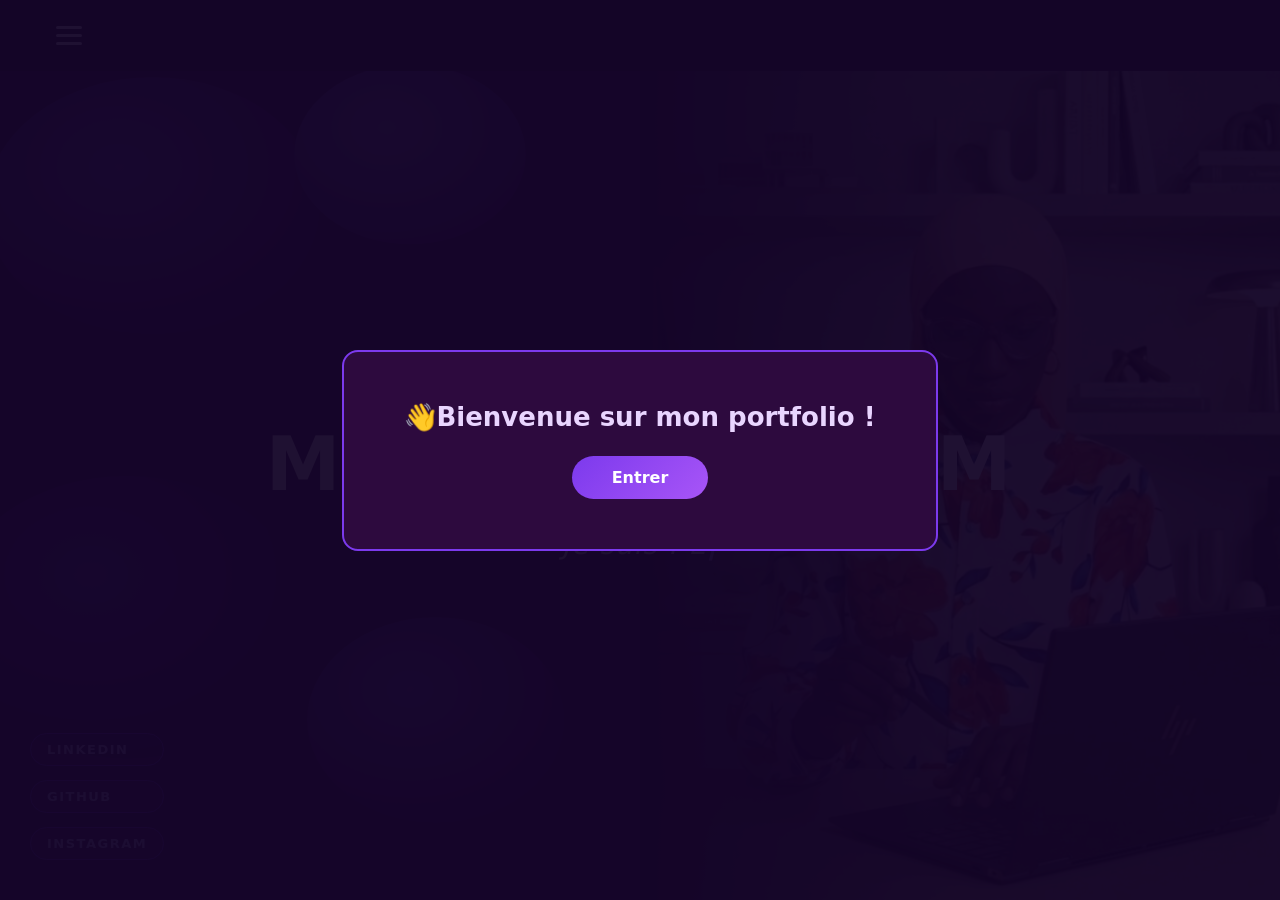
<file: index.html>
<!DOCTYPE html>
<html lang="fr">
<head>
    <meta charset="UTF-8">
    <meta name="viewport" content="width=device-width, initial-scale=1.0">
    <title>Mariama Thiam — Portfolio</title>
    <link rel="stylesheet" href="CSS/style.css">
</head>

<body>
    <!-- Message de bienvenue  -->
    <div id="message_bienvenue" class="overlay-bienvenue">
        <div class="bienvenue-boite">
            <p>👋Bienvenue sur mon portfolio !</p>
            <button onclick="fermerBienvenue()">Entrer</button>
        </div>
    </div>

    <header>
        <!-- MENU AVEC 3 Barre en cas de responsivite-->
        <button class="btn_menu" id="btn_menu">
            <span></span>
            <span></span>
            <span></span>
        </button>

        
        <nav id="menu">
            <ul>
                <li><a href="index.html">Accueil</a></li>
                <li><a href="Apropos.html">À propos</a></li>
                <li><a href="Projets.html">Projets</a></li>
                <li><a href="competences.html">Compétences</a></li>
                <li><a href="contact.html">Contact</a></li>
            </ul>
        </nav>

        
        <div class="socials">
            <a href="https://www.linkedin.com/in/mariama-thiam-1573303a6" target="_blank">LinkedIn</a>
            <a href="https://github.com/mariamat285" target="_blank">GitHub</a>
            <a href="https://www.instagram.com/mariamat285" target="_blank">Instagram</a>
        </div>
    </header>

    <section>
        <div class="blobs-fond">
    <svg viewBox="0 0 500 700" preserveAspectRatio="xMidYMid slice">
        <defs>
            <radialGradient id="blobA" cx="40%" cy="35%" r="65%">
                <stop offset="0%" stop-color="#8b5cf6"/>
                <stop offset="100%" stop-color="#3b0764"/>
            </radialGradient>
            <radialGradient id="blobB" cx="40%" cy="35%" r="65%">
                <stop offset="0%" stop-color="#a78bfa"/>
                <stop offset="100%" stop-color="#4c1d95"/>
            </radialGradient>
            <radialGradient id="blobC" cx="40%" cy="35%" r="65%">
                <stop offset="0%" stop-color="#6d28d9"/>
                <stop offset="100%" stop-color="#2d0a3e"/>
            </radialGradient>
        </defs>

        <ellipse class="blob blob-1" cx="120" cy="160" rx="130" ry="100" fill="url(#blobA)"/>
        <ellipse class="blob blob-2" cx="320" cy="120" rx="90" ry="70" fill="url(#blobB)"/>
        <ellipse class="blob blob-3" cx="100" cy="480" rx="140" ry="110" fill="url(#blobC)"/>
        <ellipse class="blob blob-4" cx="340" cy="560" rx="100" ry="80" fill="url(#blobA)"/>
    </svg>
</div>

        <div class="photo">
            <img src="images/fondEcran.png" alt="Photo de profil">
        </div>

        <div class="hero-texte">
            <h1>MARIAMA THIAM</h1>
            <p>Je suis : <span id="type_de_texte"></span><span class="cursor">|</span></p>
        </div>
    </section>

    <script src="js/script.js"></script>
</body>
</html>
</file>
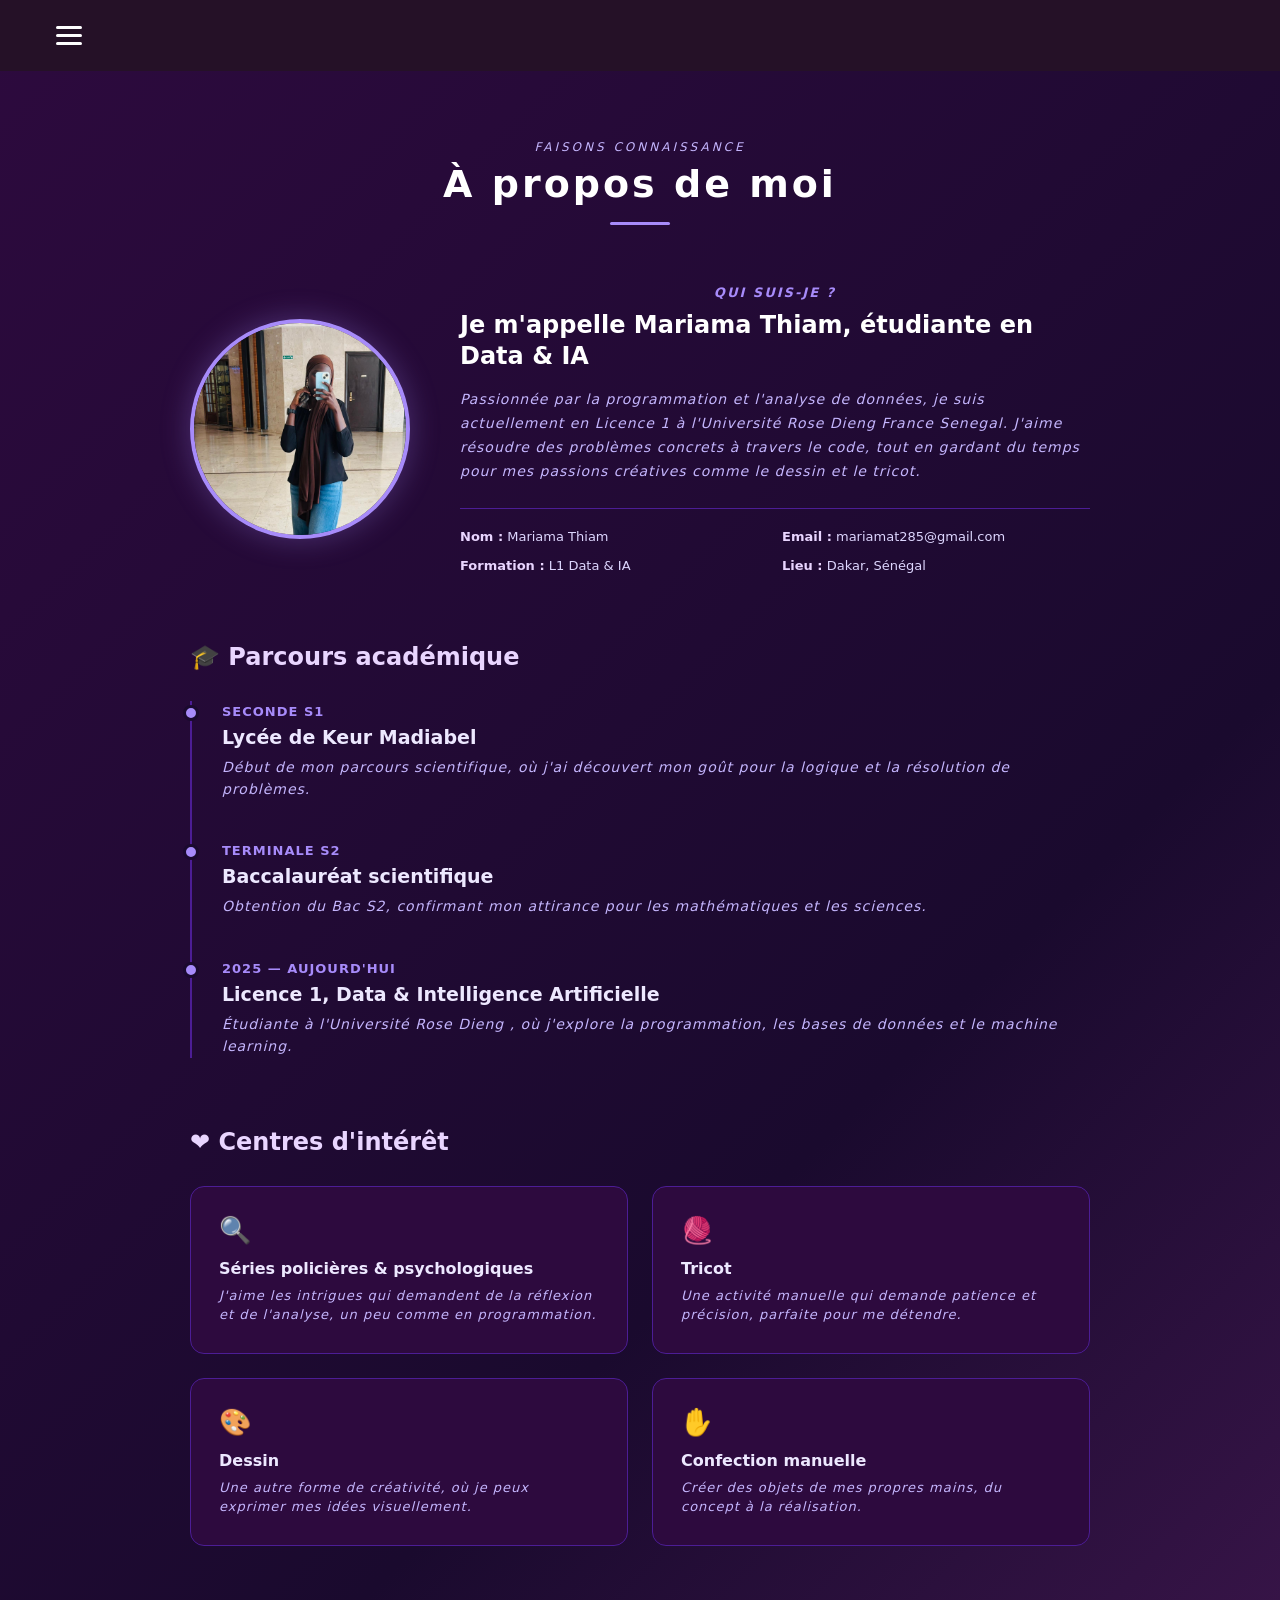
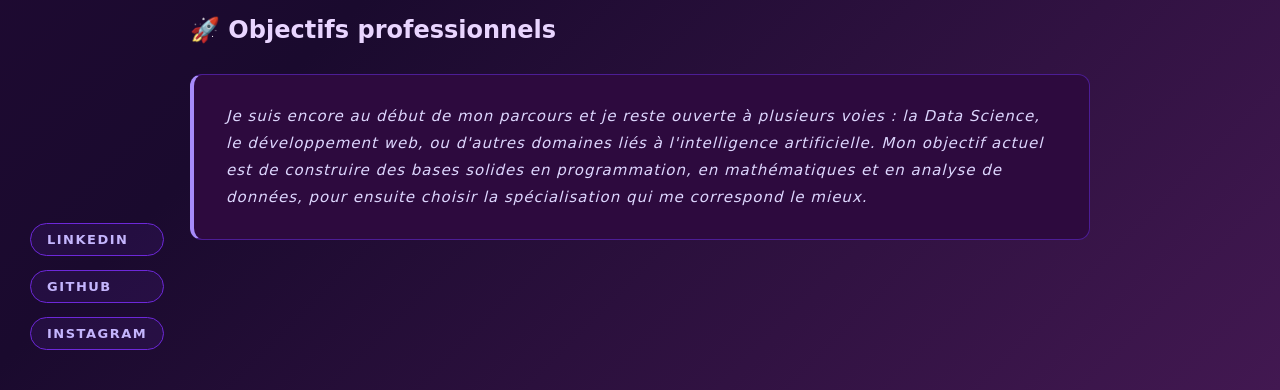
<file: Apropos.html>
<!DOCTYPE html>
<html lang="fr">
<head>
    <meta charset="UTF-8">
    <meta name="viewport" content="width=device-width, initial-scale=1.0">
    <title>À propos — Mariama Thiam</title>
    <link rel="stylesheet" href="CSS/style.css">
</head>
<body class="page-apropos">

    <header>
        <button class="btn_menu" id="btn_menu">
            <span></span>
            <span></span>
            <span></span>
        </button>

        <nav id="menu">
            <ul>
                <li><a href="index.html">Accueil</a></li>
                <li><a href="Apropos.html">À propos</a></li>
                <li><a href="Projets.html">Projets</a></li>
                <li><a href="competences.html">Compétences</a></li>
                <li><a href="contact.html">Contact</a></li>
            </ul>
        </nav>

        <div class="socials">
            <a href="https://www.linkedin.com/in/mariama-thiam-1573303a6" target="_blank">LinkedIn</a>
            <a href="https://github.com/mariamat285" target="_blank">GitHub</a>
            <a href="https://www.instagram.com/mariamat285" target="_blank">Instagram</a>
        </div>
    </header>

    <section class="section-apropos">
        <p class="sous-titre">Faisons connaissance</p>
        <h1>À propos de moi</h1>
        <div class="separateur"></div>

        <div class="bloc-presentation">
            <div class="photo-ronde">
                <img src="images/profil.jpeg" alt="Photo de Mariama Thiam">
            </div>

            <div class="presentation-texte">
                <p class="qui-suis-je">Qui suis-je ?</p>
                <h2>Je m'appelle Mariama Thiam, étudiante en Data & IA</h2>
                <p class="description-perso">
                    Passionnée par la programmation et l'analyse de données, je suis actuellement
                    en Licence 1 à l'Université Rose Dieng France Senegal. J'aime résoudre des
                    problèmes concrets à travers le code, tout en gardant du temps pour mes
                    passions créatives comme le dessin et le tricot.
                </p>

                <div class="infos-rapides">
                    <div><strong>Nom :</strong> Mariama Thiam</div>
                    <div><strong>Email :</strong> mariamat285@gmail.com</div>
                    <div><strong>Formation :</strong> L1 Data & IA</div>
                    <div><strong>Lieu :</strong> Dakar, Sénégal</div>
                </div>
            </div>
        </div>

        <div class="bloc-apropos">
            <h2>🎓 Parcours académique</h2>

            <div class="timeline">
                <div class="timeline-item">
                    <div class="timeline-point"></div>
                    <div class="timeline-contenu">
                        <span class="timeline-date">Seconde S1</span>
                        <h3>Lycée de Keur Madiabel</h3>
                        <p>Début de mon parcours scientifique, où j'ai découvert mon goût pour la logique et la résolution de problèmes.</p>
                    </div>
                </div>

                <div class="timeline-item">
                    <div class="timeline-point"></div>
                    <div class="timeline-contenu">
                        <span class="timeline-date">Terminale S2</span>
                        <h3>Baccalauréat scientifique</h3>
                        <p>Obtention du Bac S2, confirmant mon attirance pour les mathématiques et les sciences.</p>
                    </div>
                </div>

                <div class="timeline-item">
                    <div class="timeline-point"></div>
                    <div class="timeline-contenu">
                        <span class="timeline-date">2025 — Aujourd'hui</span>
                        <h3>Licence 1, Data & Intelligence Artificielle</h3>
                        <p>Étudiante à l'Université Rose Dieng , où j'explore la programmation, les bases de données et le machine learning.</p>
                    </div>
                </div>
            </div>
        </div>

        <div class="bloc-apropos">
            <h2>❤️ Centres d'intérêt</h2>

            <div class="grille-interets">
                <div class="carte-interet">
                    <span>🔍</span>
                    <h3>Séries policières & psychologiques</h3>
                    <p>J'aime les intrigues qui demandent de la réflexion et de l'analyse, un peu comme en programmation.</p>
                </div>

                <div class="carte-interet">
                    <span>🧶</span>
                    <h3>Tricot</h3>
                    <p>Une activité manuelle qui demande patience et précision, parfaite pour me détendre.</p>
                </div>

                <div class="carte-interet">
                    <span>🎨</span>
                    <h3>Dessin</h3>
                    <p>Une autre forme de créativité, où je peux exprimer mes idées visuellement.</p>
                </div>

                <div class="carte-interet">
                    <span>✋</span>
                    <h3>Confection manuelle</h3>
                    <p>Créer des objets de mes propres mains, du concept à la réalisation.</p>
                </div>
            </div>
        </div>

        <div class="bloc-apropos">
            <h2>🚀 Objectifs professionnels</h2>
            <div class="texte-objectifs">
                <p>
                    Je suis encore au début de mon parcours et je reste ouverte à plusieurs voies :
                    la Data Science, le développement web, ou d'autres domaines liés à l'intelligence
                    artificielle. Mon objectif actuel est de construire des bases solides en
                    programmation, en mathématiques et en analyse de données, pour ensuite choisir
                    la spécialisation qui me correspond le mieux.
                </p>
            </div>
        </div>
    </section>

    <script src="js/script.js"></script>
</body>
</html>
</file>
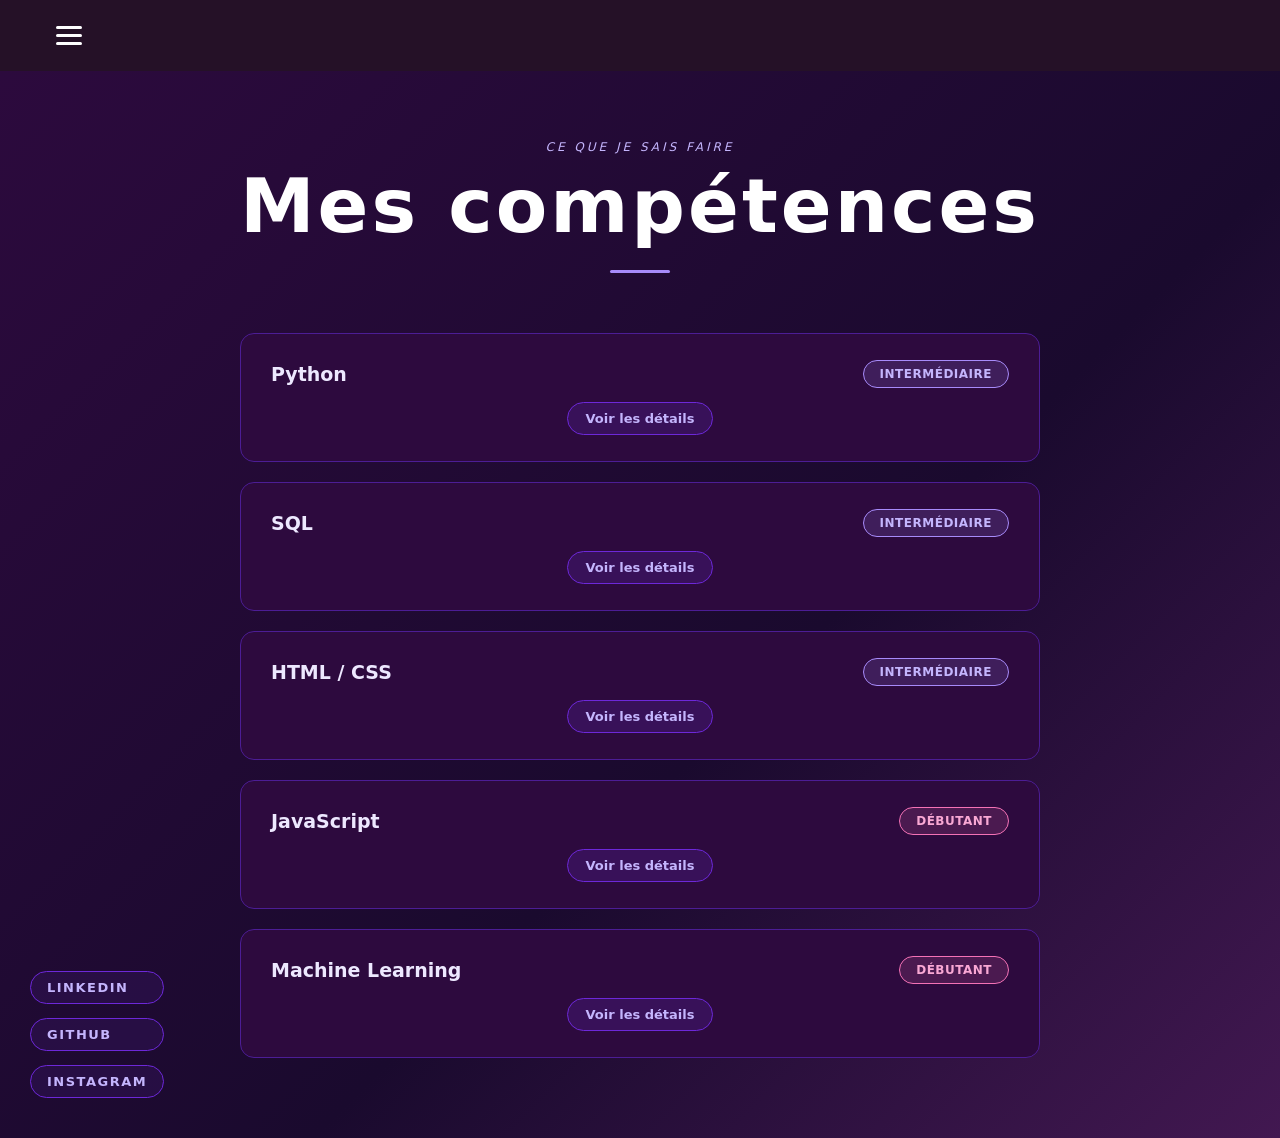
<file: competences.html>
<!DOCTYPE html>
<html lang="fr">
<head>
    <meta charset="UTF-8">
    <meta name="viewport" content="width=device-width, initial-scale=1.0">
    <title>Compétences — Mariama Thiam</title>
    <link rel="stylesheet" href="CSS/style.css">
</head>
<body class="page-competences">

    <header>
        <button class="btn_menu" id="btn_menu">
            <span></span>
            <span></span>
            <span></span>
        </button>

        <nav id="menu">
            <ul>
                <li><a href="index.html">Accueil</a></li>
                <li><a href="Apropos.html">À propos</a></li>
                <li><a href="Projets.html">Projets</a></li>
                <li><a href="competences.html">Compétences</a></li>
                <li><a href="contact.html">Contact</a></li>
            </ul>
        </nav>

        <div class="socials">
            <a href="https://www.linkedin.com/in/mariama-thiam-1573303a6" target="_blank">LinkedIn</a>
            <a href="https://github.com/mariamat285" target="_blank">GitHub</a>
            <a href="https://www.instagram.com/mariamat285" target="_blank">Instagram</a>
        </div>
    </header>

    <section class="section-competences">
        <p class="sous-titre">Ce que je sais faire</p>
        <h1>Mes compétences</h1>
        <div class="separateur"></div>

        <div class="liste-competences">

            <div class="carte-competence">
                <div class="competence-entete">
                    <h3>Python</h3>
                    <span class="niveau niveau-intermediaire">Intermédiaire</span>
                </div>
                <button class="btn-details" onclick="toggleDetails('detail-python')">Voir les détails</button>
                <p id="detail-python" class="detail-competence">
                    J'utilise Python pour le traitement de données, avec des bibliothèques comme Pandas,
                    NumPy et Matplotlib, ainsi que pour des projets de nettoyage de données et d'analyse statistique.
                </p>
            </div>

            <div class="carte-competence">
                <div class="competence-entete">
                    <h3>SQL</h3>
                    <span class="niveau niveau-intermediaire">Intermédiaire</span>
                </div>
                <button class="btn-details" onclick="toggleDetails('detail-sql')">Voir les détails</button>
                <p id="detail-sql" class="detail-competence">
                    Je conçois des bases de données avec la méthode Merise et j'écris des requêtes SQL
                    sur PostgreSQL, notamment pour des systèmes de gestion comme un système de vols.
                </p>
            </div>

            <div class="carte-competence">
                <div class="competence-entete">
                    <h3>HTML / CSS</h3>
                    <span class="niveau niveau-intermediaire">Intermédiaire</span>
                </div>
                <button class="btn-details" onclick="toggleDetails('detail-htmlcss')">Voir les détails</button>
                <p id="detail-htmlcss" class="detail-competence">
                    Je construis des sites web responsives et multi-pages, comme ce portfolio,
                    en structurant le contenu avec HTML5 et en le stylisant avec CSS3.
                </p>
            </div>

            <div class="carte-competence">
                <div class="competence-entete">
                    <h3>JavaScript</h3>
                    <span class="niveau niveau-debutant">Débutant</span>
                </div>
                <button class="btn-details" onclick="toggleDetails('detail-js')">Voir les détails</button>
                <p id="detail-js" class="detail-competence">
                    J'apprends à rendre mes pages web interactives : validation de formulaires,
                    affichage/masquage d'éléments, et manipulation du DOM.
                </p>
            </div>

            <div class="carte-competence">
                <div class="competence-entete">
                    <h3>Machine Learning</h3>
                    <span class="niveau niveau-debutant">Débutant</span>
                </div>
                <button class="btn-details" onclick="toggleDetails('detail-ml')">Voir les détails</button>
                <p id="detail-ml" class="detail-competence">
                    Je découvre les bases du machine learning : régression linéaire, descente de gradient,
                    et j'ai participé à un projet de détection d'objets avec Detectron2.
                </p>
            </div>

        </div>
    </section>

    <script src="js/script.js"></script>
</body>
</html>
</file>
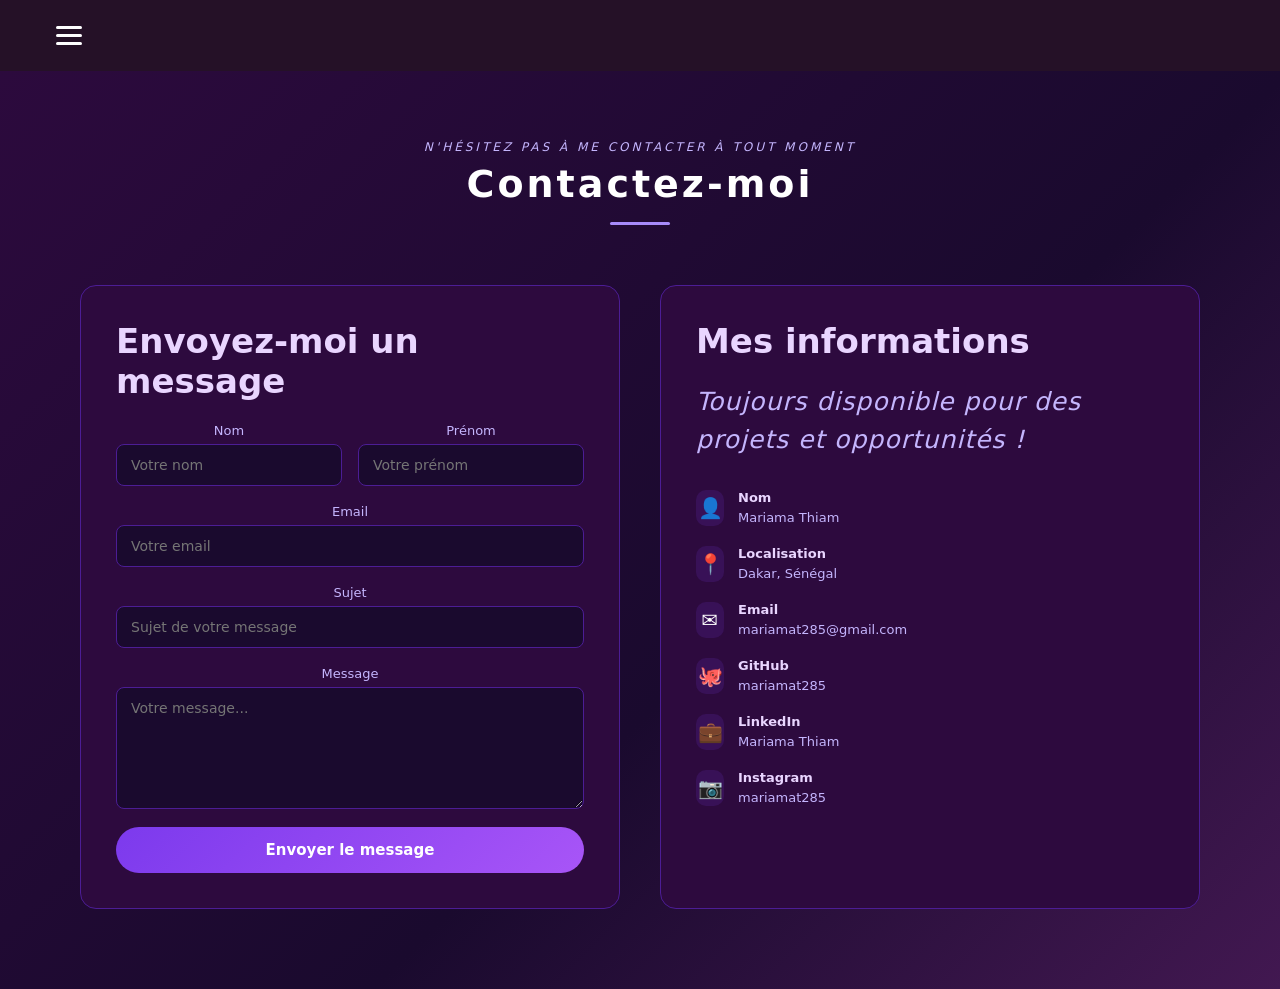
<file: contact.html>
<!DOCTYPE html>
<html lang="fr">
<head>
    <meta charset="UTF-8">
    <meta name="viewport" content="width=device-width, initial-scale=1.0">
    <title>Contact — Mariama Thiam</title>
    <link rel="stylesheet" href="CSS/style.css">
</head>
<body class="page-contact">

    <header>
        <button class="btn_menu" id="btn_menu">
            <span></span>
            <span></span>
            <span></span>
        </button>

        <nav id="menu">
            <ul>
                <li><a href="index.html">Accueil</a></li>
                <li><a href="Apropos.html">À propos</a></li>
                <li><a href="Projets.html">Projets</a></li>
                <li><a href="competences.html">Compétences</a></li>
                <li><a href="contact.html">Contact</a></li>
            </ul>
        </nav>

        
    </header>

    <section class="section-contact">
        <p class="sous-titre">N'hésitez pas à me contacter à tout moment</p>
        <h1>Contactez-moi</h1>
        <div class="separateur"></div>

        <div class="contact-contenu">

            <div class="formulaire">
                <h2>Envoyez-moi un message</h2>

                <form id="formulaire_contact">
                    <div class="champs-ligne">
                        <div class="champ">
                            <label for="nom">Nom</label>
                            <input type="text" id="nom" placeholder="Votre nom">
                        </div>
                        <div class="champ">
                            <label for="prenom">Prénom</label>
                            <input type="text" id="prenom" placeholder="Votre prénom">
                        </div>
                    </div>

                    <div class="champ">
                        <label for="email">Email</label>
                        <input type="email" id="email" placeholder="Votre email">
                    </div>

                    <div class="champ">
                        <label for="objet">Sujet</label>
                        <input type="text" id="objet" placeholder="Sujet de votre message">
                    </div>

                    <div class="champ">
                        <label for="message">Message</label>
                        <textarea id="message" placeholder="Votre message..." rows="6"></textarea>
                    </div>

                    <button type="button" onclick="validerFormulaire()">Envoyer le message</button>

                    <div id="message_statut" class="message-statut"></div>
                </form>
            </div>

            <div class="infos">
                <h2>Mes informations</h2>
                <p class="description">Toujours disponible pour des projets et opportunités !</p>

                <div class="info-item">
                    <span class="info-emoji">👤</span>
                    <div>
                        <strong>Nom</strong>
                        <span>Mariama Thiam</span>
                    </div>
                </div>

                <div class="info-item">
                    <span class="info-emoji">📍</span>
                    <div>
                        <strong>Localisation</strong>
                        <span>Dakar, Sénégal</span>
                    </div>
                </div>

                <div class="info-item">
                    <span class="info-emoji">✉️</span>
                    <div>
                        <strong>Email</strong>
                        <span>mariamat285@gmail.com</span>
                    </div>
                </div>

                <div class="info-item">
                    <span class="info-emoji">🐙</span>
                    <div>
                        <strong>GitHub</strong>
                        <span>mariamat285</span>
                    </div>
                </div>

                <div class="info-item">
                    <span class="info-emoji">💼</span>
                    <div>
                        <strong>LinkedIn</strong>
                        <span>Mariama Thiam</span>
                    </div>
                </div>

                <div class="info-item">
                    <span class="info-emoji">📷</span>
                    <div>
                        <strong>Instagram</strong>
                        <span>mariamat285</span>
                    </div>
                </div>
            </div>

        </div>
    </section>

    <script src="js/script.js"></script>
</body>
</html>
</file>
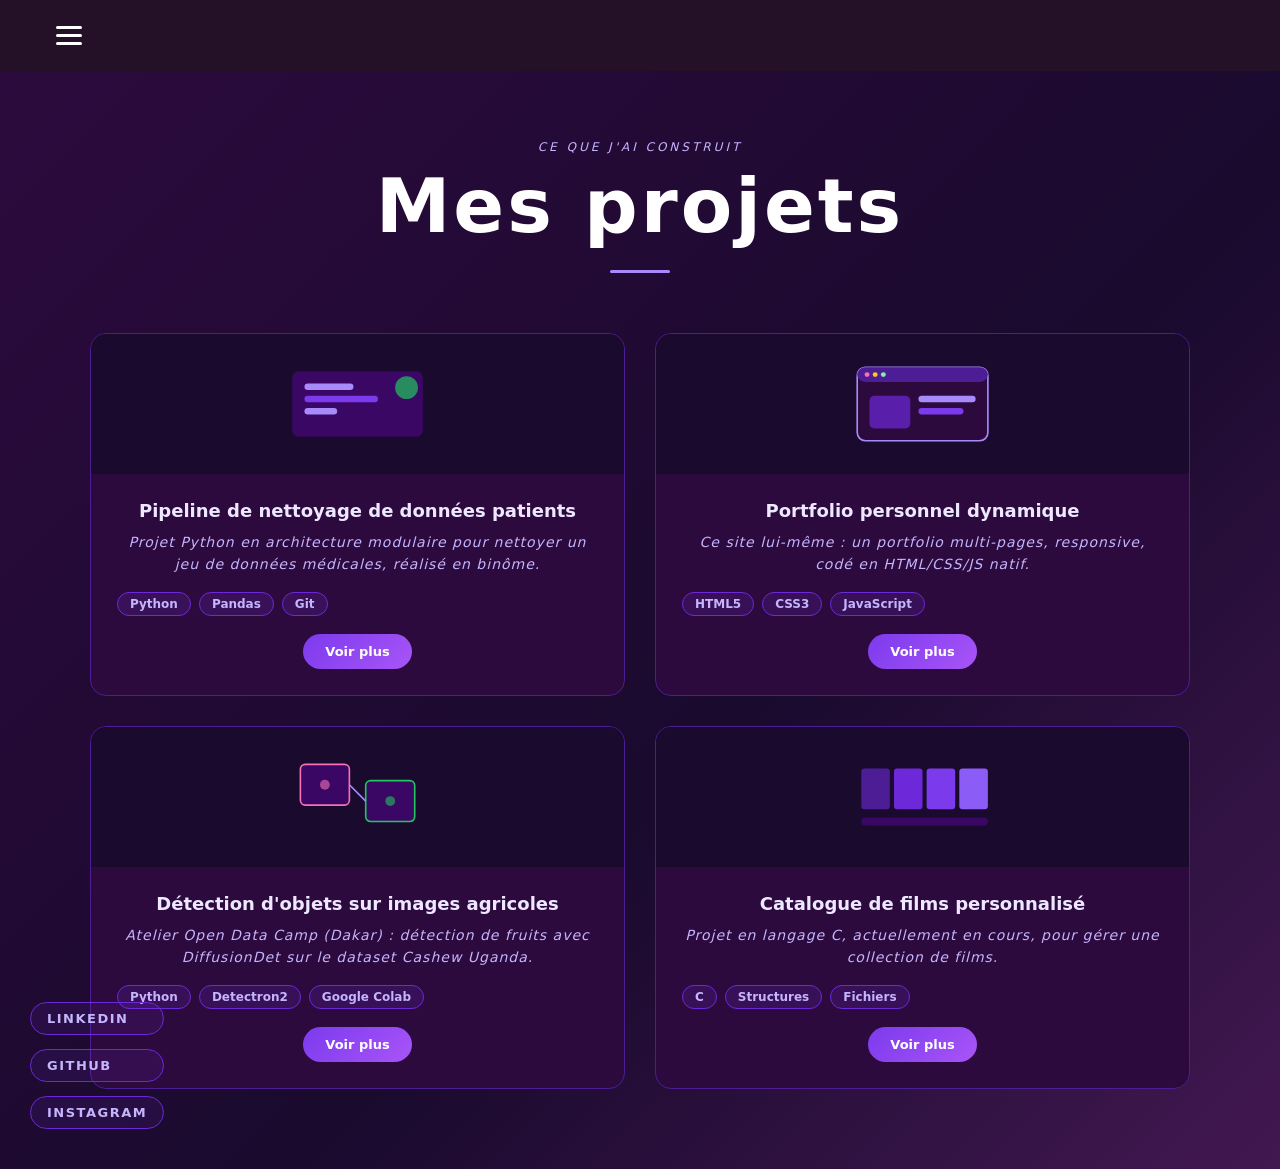
<file: Projets.html>
<!DOCTYPE html>
<html lang="fr">
<head>
    <meta charset="UTF-8">
    <meta name="viewport" content="width=device-width, initial-scale=1.0">
    <title>Projets — Mariama Thiam</title>
    <link rel="stylesheet" href="CSS/style.css">
</head>
<body class="page-projets">

    <header>
        <button class="btn_menu" id="btn_menu">
            <span></span>
            <span></span>
            <span></span>
        </button>

        <nav id="menu">
            <ul>
                <li><a href="index.html">Accueil</a></li>
                <li><a href="Apropos.html">À propos</a></li>
                <li><a href="Projets.html">Projets</a></li>
                <li><a href="competences.html">Compétences</a></li>
                <li><a href="contact.html">Contact</a></li>
            </ul>
        </nav>

        <div class="socials">
            <a href="https://www.linkedin.com/in/mariama-thiam-1573303a6" target="_blank">LinkedIn</a>
            <a href="https://github.com/mariamat285" target="_blank">GitHub</a>
            <a href="https://www.instagram.com/mariamat285" target="_blank">Instagram</a>
        </div>
    </header>

    <section class="section-projets">
        <p class="sous-titre">Ce que j'ai construit</p>
        <h1>Mes projets</h1>
        <div class="separateur"></div>

        <div class="grille-projets">

            <!-- PROJET 1 : Nettoyage de données -->
            <div class="carte-projet">
                <div class="illustration-projet illustration-1">
                    <svg viewBox="0 0 200 120">
                        <rect x="20" y="20" width="160" height="80" rx="8" fill="#3b0764"/>
                        <rect x="35" y="35" width="60" height="8" rx="4" fill="#a78bfa"/>
                        <rect x="35" y="50" width="90" height="8" rx="4" fill="#7c3aed"/>
                        <rect x="35" y="65" width="40" height="8" rx="4" fill="#a78bfa"/>
                        <circle cx="160" cy="40" r="14" fill="#22c55e" opacity="0.7"/>
                    </svg>
                </div>
                <div class="contenu-projet">
                    <h3>Pipeline de nettoyage de données patients</h3>
                    <p class="description-courte">
                        Projet Python en architecture modulaire pour nettoyer un jeu de données médicales,
                        réalisé en binôme.
                    </p>
                    <div class="technos">
                        <span class="tech-tag">Python</span>
                        <span class="tech-tag">Pandas</span>
                        <span class="tech-tag">Git</span>
                    </div>
                    <button class="btn-voir-plus" onclick="toggleProjet('details-1')">Voir plus</button>
                    <div id="details-1" class="details-projet">
                        <p>
                            Le projet comprend une suite de 59 tests automatisés, une interface console
                            colorée pour suivre le traitement, l'export des résultats en JSON, et une
                            fonctionnalité de recherche de patients. Le code est organisé en plusieurs
                            fichiers pour séparer les responsabilités (lecture, nettoyage, export).
                        </p>
                        <a href="https://github.com/mariamat285/Projet_python" target="_blank" class="lien-projet">Voir sur GitHub →</a>
                    </div>
                </div>
            </div>

            <!-- PROJET 2 : Portfolio -->
            <div class="carte-projet">
                <div class="illustration-projet illustration-2">
                    <svg viewBox="0 0 200 120">
                        <rect x="20" y="15" width="160" height="90" rx="10" fill="#2d0a3e" stroke="#a78bfa" stroke-width="2"/>
                        <rect x="20" y="15" width="160" height="18" rx="10" fill="#4c1d95"/>
                        <circle cx="32" cy="24" r="3" fill="#f472b6"/>
                        <circle cx="42" cy="24" r="3" fill="#facc15"/>
                        <circle cx="52" cy="24" r="3" fill="#86efac"/>
                        <rect x="35" y="50" width="50" height="40" rx="6" fill="#6d28d9" opacity="0.7"/>
                        <rect x="95" y="50" width="70" height="8" rx="4" fill="#a78bfa"/>
                        <rect x="95" y="65" width="55" height="8" rx="4" fill="#7c3aed"/>
                    </svg>
                </div>
                <div class="contenu-projet">
                    <h3>Portfolio personnel dynamique</h3>
                    <p class="description-courte">
                        Ce site lui-même : un portfolio multi-pages, responsive, codé en HTML/CSS/JS natif.
                    </p>
                    <div class="technos">
                        <span class="tech-tag">HTML5</span>
                        <span class="tech-tag">CSS3</span>
                        <span class="tech-tag">JavaScript</span>
                    </div>
                    <button class="btn-voir-plus" onclick="toggleProjet('details-2')">Voir plus</button>
                    <div id="details-2" class="details-projet">
                        <p>
                            Cinq pages reliées par une navigation commune, un message de bienvenue au
                            chargement, un formulaire de contact validé en JavaScript, et un design
                            entièrement personnalisé sans aucune bibliothèque externe.
                        </p>
                        <a href="https://github.com/mariamat285" target="_blank" class="lien-projet">Voir sur GitHub →</a>
                    </div>
                </div>
            </div>

            <!-- PROJET 3 : Machine Learning -->
            <div class="carte-projet">
                <div class="illustration-projet illustration-3">
                    <svg viewBox="0 0 200 120">
                        <rect x="30" y="20" width="60" height="50" rx="6" fill="#3b0764" stroke="#f472b6" stroke-width="2"/>
                        <rect x="110" y="40" width="60" height="50" rx="6" fill="#3b0764" stroke="#22c55e" stroke-width="2"/>
                        <line x1="90" y1="45" x2="110" y2="65" stroke="#a78bfa" stroke-width="2"/>
                        <circle cx="60" cy="45" r="6" fill="#f472b6" opacity="0.6"/>
                        <circle cx="140" cy="65" r="6" fill="#22c55e" opacity="0.6"/>
                    </svg>
                </div>
                <div class="contenu-projet">
                    <h3>Détection d'objets sur images agricoles</h3>
                    <p class="description-courte">
                        Atelier Open Data Camp (Dakar) : détection de fruits avec DiffusionDet sur le
                        dataset Cashew Uganda.
                    </p>
                    <div class="technos">
                        <span class="tech-tag">Python</span>
                        <span class="tech-tag">Detectron2</span>
                        <span class="tech-tag">Google Colab</span>
                    </div>
                    <button class="btn-voir-plus" onclick="toggleProjet('details-3')">Voir plus</button>
                    <div id="details-3" class="details-projet">
                        <p>
                            Travail réalisé lors d'un atelier collaboratif autour de l'intelligence
                            artificielle appliquée à l'agriculture. J'ai contribué à la documentation
                            pédagogique du projet ainsi qu'au débogage du pipeline d'inférence.
                        </p>
                    </div>
                </div>
            </div>

            <!-- PROJET 4 : Catalogue films en C -->
            <div class="carte-projet">
                <div class="illustration-projet illustration-4">
                    <svg viewBox="0 0 200 120">
                        <rect x="25" y="25" width="35" height="50" rx="4" fill="#4c1d95"/>
                        <rect x="65" y="25" width="35" height="50" rx="4" fill="#6d28d9"/>
                        <rect x="105" y="25" width="35" height="50" rx="4" fill="#7c3aed"/>
                        <rect x="145" y="25" width="35" height="50" rx="4" fill="#8b5cf6"/>
                        <rect x="25" y="85" width="155" height="10" rx="5" fill="#3b0764"/>
                    </svg>
                </div>
                <div class="contenu-projet">
                    <h3>Catalogue de films personnalisé</h3>
                    <p class="description-courte">
                        Projet en langage C, actuellement en cours, pour gérer une collection de films.
                    </p>
                    <div class="technos">
                        <span class="tech-tag">C</span>
                        <span class="tech-tag">Structures</span>
                        <span class="tech-tag">Fichiers</span>
                    </div>
                    <button class="btn-voir-plus" onclick="toggleProjet('details-4')">Voir plus</button>
                    <div id="details-4" class="details-projet">
                        <p>
                            Application en cours de développement permettant d'ajouter, de rechercher et
                            d'afficher des films dans un catalogue personnel, en utilisant des structures
                            et la manipulation de fichiers en C.
                        </p>
                        <span class="statut-encours">Projet en cours</span>
                    </div>
                </div>
            </div>

        </div>
    </section>

    <script src="js/script.js"></script>
</body>
</html>
</file>
<file: CSS/style.css>
* {
    margin: 0;
    padding: 0;
    box-sizing: border-box;
    font-family: system-ui, -apple-system, "Segoe UI", sans-serif;
}

body {
    background-color: #421851;
    color: white;
    animation: entreePage 0.5s ease forwards;
}

@keyframes entreePage {
    from { opacity: 0; transform: translateY(40px); }
    to   { opacity: 1; transform: translateY(0); }
}

body.sortie {
    animation: sortiePage 0.4s ease forwards;
}

@keyframes sortiePage {
    from { opacity: 1; transform: translateY(0); }
    to   { opacity: 0; transform: translateY(-40px); }
}

/* ===== HEADER / NAV ===== */
header {
    display: flex;
    justify-content: space-between;
    align-items: center;
    padding: 20px 50px;
    background-color: #251127;
    position: fixed;
    width: 100%;
    top: 0;
    left: 0;
    z-index: 999;
}

nav {
    z-index: 999;
    position: relative;
}

nav ul {
    list-style: none;
    display: flex;
    gap: 20px;
}

nav ul li a {
    text-decoration: none;
    color: white;
    font-size: 15px;
    font-weight: 500;
    letter-spacing: 1px;
    text-transform: uppercase;
    transition: 0.3s;
}

nav a:hover {
    color: #8b5cf6;
}

.btn_menu {
    display: none;
    background: none;
    border: none;
    cursor: pointer;
    flex-direction: column;
    gap: 5px;
    padding: 6px;
}

.btn_menu span {
    display: block;
    width: 26px;
    height: 3px;
    background: white;
    border-radius: 2px;
}

/* ===== RÉSEAUX SOCIAUX (texte) ===== */
.socials {
    position: fixed;
    left: 30px;
    bottom: 40px;
    display: flex;
    flex-direction: column;
    gap: 14px;
    z-index: 100;
}

.socials a {
    text-decoration: none;
    color: #c4b5fd;
    font-size: 13px;
    font-weight: 700;
    letter-spacing: 1.5px;
    text-transform: uppercase;
    padding: 8px 16px;
    border: 1px solid #6d28d9;
    border-radius: 30px;
    background: rgba(124, 58, 237, 0.1);
    transition: 0.3s;
}

.socials a:hover {
    background: #7c3aed;
    color: white;
    border-color: #a78bfa;
    transform: translateX(6px);
}

/* ===== SECTION ACCUEIL ===== */
section {
    position: relative;
    height: 100vh;
    display: flex;
    flex-direction: column;
    justify-content: center;
    align-items: center;
    text-align: center;
    overflow: hidden;
    padding-top: 80px;
}

.photo {
    position: absolute;
    right: 0;
    top: 0;
    width: 50%;
    height: 100%;
    z-index: 0;
    background: linear-gradient(to right, #2d0a3e 0%, transparent 40%);
}

.photo img {
    width: 100%;
    height: 100%;
    object-fit: cover;
    object-position: top center;
    filter: brightness(0.8);
}

.photo::after {
    content: '';
    position: absolute;
    inset: 0;
    background: linear-gradient(to right, #2d0a3e 0%, transparent 50%);
}

.hero-texte {
    position: relative;
    z-index: 2;
    text-align: center;
    display: flex;
    flex-direction: column;
    align-items: center;
}

section h1 {
    font-size: 75px;
    font-weight: 900;
    letter-spacing: 3px;
    color: #ffffff;
    margin-bottom: 20px;
    position: relative;
    z-index: 2;
    text-align: center;
}

section p {
    font-size: 28px;
    font-weight: 300;
    font-style: italic;
    color: #e5e7eb;
    position: relative;
    z-index: 2;
    text-align: center;
    letter-spacing: 1px;
}

.cursor {
    color: #a78bfa;
    font-weight: bold;
    animation: clignote 0.75s step-end infinite;
}

@keyframes clignote {
    0%   { opacity: 1; }
    50%  { opacity: 0; }
    100% { opacity: 1; }
}

/* ===== BLOBS DE FOND (remplace les anciens badges) ===== */
.blobs-fond {
    position: absolute;
    left: 0;
    top: 0;
    width: 50%;
    height: 100%;
    z-index: 1;
    pointer-events: none;
    opacity: 0.6;
}

.blobs-fond svg {
    width: 100%;
    height: 100%;
}

.blob {
    animation: respirer 8s ease-in-out infinite;
}

.blob-1 { animation-delay: 0s; }
.blob-2 { animation-delay: 1.5s; }
.blob-3 { animation-delay: 3s; }
.blob-4 { animation-delay: 4.5s; }

@keyframes respirer {
    0%   { transform: scale(1) translateY(0); }
    50%  { transform: scale(1.08) translateY(-15px); }
    100% { transform: scale(1) translateY(0); }
}

/* ===== MESSAGE DE BIENVENUE ===== */
.overlay-bienvenue {
    position: fixed;
    inset: 0;
    background: rgba(20, 5, 40, 0.95);
    display: flex;
    justify-content: center;
    align-items: center;
    z-index: 9999;
}

.bienvenue-boite {
    background: #2d0a3e;
    border: 2px solid #7c3aed;
    border-radius: 16px;
    padding: 50px 60px;
    text-align: center;
    animation: apparaitre 0.5s ease;
}

.bienvenue-boite p {
    font-size: 26px;
    font-weight: 700;
    color: #e9d5ff;
    margin-bottom: 24px;
}

.bienvenue-boite button {
    background: linear-gradient(135deg, #7c3aed, #a855f7);
    color: white;
    border: none;
    padding: 12px 40px;
    border-radius: 30px;
    font-size: 16px;
    font-weight: 600;
    cursor: pointer;
    transition: transform 0.2s;
}

.bienvenue-boite button:hover {
    transform: scale(1.05);
}

@keyframes apparaitre {
    from { opacity: 0; transform: scale(0.85); }
    to   { opacity: 1; transform: scale(1); }
}

/* ===== PAGE À PROPOS ===== */
.page-apropos {
    background: linear-gradient(135deg, #2d0a3e 0%, #1a0a2e 60%, #421851 100%);
    min-height: 100vh;
}

.section-apropos {
    position: static;
    height: auto;
    padding: 140px 80px 80px 80px;
    display: block;
    text-align: left;
}

.sous-titre {
    text-align: center;
    color: #c4b5fd;
    font-size: 12px;
    letter-spacing: 3px;
    text-transform: uppercase;
    margin-bottom: 8px;
}

.section-apropos h1,
.section-contact h1 {
    font-size: 38px;
    font-weight: 900;
    text-align: center;
    margin-bottom: 16px;
    color: #ffffff;
}

.separateur {
    width: 60px;
    height: 3px;
    background: #a78bfa;
    border-radius: 2px;
    margin: 0 auto 60px auto;
}

.bloc-presentation {
    display: flex;
    gap: 50px;
    align-items: center;
    max-width: 900px;
    margin: 0 auto 70px auto;
}

.photo-ronde {
    flex-shrink: 0;
    width: 220px;
    height: 220px;
    border-radius: 50%;
    overflow: hidden;
    border: 4px solid #a78bfa;
    box-shadow: 0 0 30px rgba(167, 139, 250, 0.3);
}

.photo-ronde img {
    width: 100%;
    height: 100%;
    object-fit: cover;
    object-position: top center;
}

.presentation-texte {
    flex: 1;
    min-width: 0;
}

.qui-suis-je {
    color: #a78bfa;
    font-size: 13px;
    font-weight: 700;
    text-transform: uppercase;
    letter-spacing: 2px;
    margin-bottom: 10px;
}

.presentation-texte h2 {
    color: #ffffff;
    font-size: 24px;
    font-weight: 700;
    margin-bottom: 16px;
    line-height: 1.3;
}

.description-perso {
    color: #c4b5fd;
    font-size: 14px;
    text-align: left;
    line-height: 1.7;
    margin-bottom: 24px;
}

.infos-rapides {
    display: grid;
    grid-template-columns: 1fr 1fr;
    gap: 14px;
    padding-top: 20px;
    border-top: 1px solid #4c1d95;
}

.infos-rapides div {
    color: #ddd6fe;
    font-size: 13px;
}

.infos-rapides strong {
    color: #e9d5ff;
}

.bloc-apropos {
    max-width: 900px;
    margin: 0 auto 70px auto;
}

.bloc-apropos h2 {
    color: #e9d5ff;
    font-size: 24px;
    margin-bottom: 30px;
    font-weight: 700;
}

.timeline {
    position: relative;
    padding-left: 30px;
    border-left: 2px solid #4c1d95;
}

.timeline-item {
    position: relative;
    margin-bottom: 40px;
}

.timeline-point {
    position: absolute;
    left: -39px;
    top: 4px;
    width: 16px;
    height: 16px;
    border-radius: 50%;
    background: #a78bfa;
    border: 3px solid #1a0a2e;
}

.timeline-date {
    color: #a78bfa;
    font-size: 13px;
    font-weight: 700;
    text-transform: uppercase;
    letter-spacing: 1px;
}

.timeline-contenu h3 {
    color: #ede8ff;
    font-size: 19px;
    margin: 6px 0 8px 0;
}

.timeline-contenu p {
    color: #c4b5fd;
    font-size: 14px;
    text-align: left;
    line-height: 1.6;
}

.grille-interets {
    display: grid;
    grid-template-columns: repeat(2, 1fr);
    gap: 24px;
}

.carte-interet {
    background: #2d0a3e;
    border: 1px solid #4c1d95;
    border-radius: 14px;
    padding: 28px;
    transition: 0.3s;
}

.carte-interet:hover {
    border-color: #a78bfa;
    transform: translateY(-4px);
}

.carte-interet span {
    font-size: 26px;
    margin-bottom: 14px;
    display: block;
}

.carte-interet h3 {
    color: #ede8ff;
    font-size: 16px;
    margin-bottom: 8px;
}

.carte-interet p {
    color: #c4b5fd;
    font-size: 13px;
    text-align: left;
    line-height: 1.5;
}

.texte-objectifs {
    background: #2d0a3e;
    border: 1px solid #4c1d95;
    border-left: 4px solid #a78bfa;
    border-radius: 12px;
    padding: 28px 32px;
}

.texte-objectifs p {
    color: #ddd6fe;
    font-size: 15px;
    text-align: left;
    line-height: 1.8;
}

/* ===== PAGE CONTACT ===== */
.page-contact {
    background: linear-gradient(135deg, #2d0a3e 0%, #1a0a2e 60%, #421851 100%);
    min-height: 100vh;
}

.section-contact {
    position: static;
    height: auto;
    padding: 140px 80px 80px 80px;
    display: block;
}

.contact-contenu {
    display: flex;
    gap: 40px;
    width: 100%;
    margin: 0;
    flex-wrap: wrap;
}

.formulaire,
.infos {
    background: #2d0a3e;
    border: 1px solid #4c1d95;
    border-radius: 16px;
    padding: 35px;
    flex: 1;
    min-width: 300px;
}

.formulaire h2,
.infos h2 {
    color: #e9d5ff;
    font-size: 34px;
    margin-bottom: 22px;
    font-weight: 700;
    text-align: left;
}

.infos .description {
    color: #c4b5fd;
    font-size: 25px;
    margin-bottom: 32px;
    text-align: left;
    line-height: 1.5;
}

.info-item {
    display: flex;
    align-items: center;
    gap: 16px;
    margin-bottom: 34px;
    text-align: left;
}

.info-emoji {
    font-size: 24px;
    width: 36px;
    height: 36px;
    display: flex;
    align-items: center;
    justify-content: center;
    background: rgba(124, 58, 237, 0.15);
    border-radius: 10px;
    flex-shrink: 0;
}

.info-item strong {
    display: block;
    color: #e9d5ff;
    font-size: 15px;
    margin-bottom: 4px;
    font-weight: 600;
}

.info-item span:not(.info-emoji) {
    color: #c4b5fd;
    font-size: 14px;
}

.champs-ligne {
    display: flex;
    gap: 16px;
}

.champ {
    margin-bottom: 18px;
    flex: 1;
    min-width: 0;
    display: flex;
    flex-direction: column;
}

.champ label {
    color: #c4b5fd;
    font-size: 13px;
    margin-bottom: 6px;
}

.champ input,
.champ textarea {
    background: #1a0a2e;
    border: 1px solid #4c1d95;
    border-radius: 8px;
    padding: 12px 14px;
    color: white;
    font-size: 14px;
    outline: none;
    transition: border 0.2s;
    font-family: inherit;
}

.champ input:focus,
.champ textarea:focus {
    border-color: #a78bfa;
}

.champ textarea {
    resize: vertical;
}

.formulaire button {
    background: linear-gradient(135deg, #7c3aed, #a855f7);
    color: white;
    border: none;
    padding: 14px 30px;
    border-radius: 30px;
    font-size: 15px;
    font-weight: 700;
    cursor: pointer;
    width: 100%;
    transition: transform 0.2s;
}

.formulaire button:hover {
    transform: scale(1.02);
}

.message-statut {
    margin-top: 15px;
    padding: 12px;
    border-radius: 8px;
    font-size: 13px;
    text-align: center;
    display: none;
}

.message-statut.succes {
    display: block;
    background: rgba(34, 197, 94, 0.15);
    color: #86efac;
    border: 1px solid #22c55e;
}

.message-statut.erreur {
    display: block;
    background: rgba(239, 68, 68, 0.15);
    color: #fca5a5;
    border: 1px solid #ef4444;
}

.info-item {
    display: flex;
    align-items: center;
    gap: 14px;
    margin-bottom: 20px;
}

.info-emoji {
    font-size: 20px;
    width: 28px;
    text-align: center;
    flex-shrink: 0;
}

.info-item strong {
    display: block;
    color: #e9d5ff;
    font-size: 13px;
    margin-bottom: 2px;
}

.info-item span:not(.info-emoji) {
    color: #c4b5fd;
    font-size: 13px;
}

/* ===== RESPONSIVE ===== */
@media (max-width: 1500px) {
    .btn_menu {
        display: flex;
    }

    nav ul {
        display: none;
        flex-direction: column;
        position: fixed;
        top: 0;
        left: 0;
        width: 100%;
        height: 100vh;
        background-color: #2d0a3e;
        justify-content: center;
        align-items: center;
        gap: 40px;
        z-index: 999;
    }

    nav.ouvert ul {
        display: flex;
    }
}

@media (max-width: 768px) {
    .section-apropos,
    .section-contact {
        padding: 120px 24px 60px 24px;
    }

    .bloc-presentation {
        flex-direction: column;
        text-align: center;
    }

    .photo-ronde {
        width: 160px;
        height: 160px;
    }

    .description-perso,
    .presentation-texte h2 {
        text-align: center;
    }

    .infos-rapides {
        grid-template-columns: 1fr;
        text-align: center;
    }

    .grille-interets {
        grid-template-columns: 1fr;
    }

    .timeline {
        padding-left: 20px;
    }

    .timeline-point {
        left: -29px;
    }

    .contact-contenu {
        flex-direction: column;
    }

    .champs-ligne {
        flex-direction: column;
        gap: 0;
    }

    .formulaire,
    .infos {
        padding: 25px;
    }
}

@media (max-width: 480px) {
    section h1 {
        font-size: 35px;
        letter-spacing: 1px;
    }

    section p {
        font-size: 16px;
    }

    .photo {
        width: 100%;
        opacity: 0.3;
    }

    .icones-flottantes {
        width: 100%;
        opacity: 0.3;
    }

    .hero-texte {
        padding: 0 20px;
        width: 100%;
    }

    header {
        padding: 15px 20px;
    }

    .socials {
        left: 50%;
        transform: translateX(-50%);
        bottom: 20px;
        flex-direction: row;
    }
}
/* ===== PAGE COMPÉTENCES ===== */
.page-competences {
    background: linear-gradient(135deg, #2d0a3e 0%, #1a0a2e 60%, #421851 100%);
    min-height: 100vh;
}

.section-competences {
    position: static;
    height: auto;
    padding: 140px 80px 80px 80px;
    display: block;
}

.liste-competences {
    max-width: 800px;
    margin: 0 auto;
    display: flex;
    flex-direction: column;
    gap: 20px;
}

.carte-competence {
    background: #2d0a3e;
    border: 1px solid #4c1d95;
    border-radius: 14px;
    padding: 26px 30px;
    transition: 0.3s;
}

.carte-competence:hover {
    border-color: #a78bfa;
}

.competence-entete {
    display: flex;
    justify-content: space-between;
    align-items: center;
    margin-bottom: 14px;
}

.competence-entete h3 {
    color: #ede8ff;
    font-size: 19px;
    font-weight: 700;
}

.niveau {
    font-size: 12px;
    font-weight: 700;
    padding: 6px 16px;
    border-radius: 20px;
    text-transform: uppercase;
    letter-spacing: 0.5px;
}

.niveau-debutant {
    background: rgba(244, 114, 182, 0.15);
    color: #f9a8d4;
    border: 1px solid #f472b6;
}

.niveau-intermediaire {
    background: rgba(167, 139, 250, 0.15);
    color: #c4b5fd;
    border: 1px solid #a78bfa;
}

.niveau-avance {
    background: rgba(34, 197, 94, 0.15);
    color: #86efac;
    border: 1px solid #22c55e;
}

.btn-details {
    background: rgba(124, 58, 237, 0.15);
    color: #c4b5fd;
    border: 1px solid #6d28d9;
    border-radius: 20px;
    padding: 8px 18px;
    font-size: 13px;
    font-weight: 600;
    cursor: pointer;
    transition: 0.3s;
}

.btn-details:hover {
    background: #7c3aed;
    color: white;
}

.detail-competence {
    display: none;
    color: #ddd6fe;
    font-size: 14px;
    line-height: 1.7;
    margin-top: 16px;
    padding-top: 16px;
    border-top: 1px solid #3b1f6b;
}

.detail-competence.visible {
    display: block;
}
/* ===== PAGE PROJETS ===== */
.page-projets {
    background: linear-gradient(135deg, #2d0a3e 0%, #1a0a2e 60%, #421851 100%);
    min-height: 100vh;
}

.section-projets {
    position: static;
    height: auto;
    padding: 140px 80px 80px 80px;
    display: block;
}

.grille-projets {
    max-width: 1100px;
    margin: 0 auto;
    display: grid;
    grid-template-columns: repeat(2, 1fr);
    gap: 30px;
}

.carte-projet {
    background: #2d0a3e;
    border: 1px solid #4c1d95;
    border-radius: 16px;
    overflow: hidden;
    transition: 0.3s;
}

.carte-projet:hover {
    border-color: #a78bfa;
    transform: translateY(-4px);
}

.illustration-projet {
    width: 100%;
    height: 140px;
    background: #1a0a2e;
    display: flex;
    align-items: center;
    justify-content: center;
}

.illustration-projet svg {
    width: 70%;
    height: 70%;
}

.contenu-projet {
    padding: 26px;
}

.contenu-projet h3 {
    color: #ede8ff;
    font-size: 18px;
    margin-bottom: 10px;
}

.description-courte {
    color: #c4b5fd;
    font-size: 14px;
    line-height: 1.6;
    margin-bottom: 16px;
}

.technos {
    display: flex;
    flex-wrap: wrap;
    gap: 8px;
    margin-bottom: 18px;
}

.tech-tag {
    background: rgba(124, 58, 237, 0.15);
    color: #c4b5fd;
    border: 1px solid #6d28d9;
    border-radius: 16px;
    padding: 4px 12px;
    font-size: 12px;
    font-weight: 600;
}

.btn-voir-plus {
    background: linear-gradient(135deg, #7c3aed, #a855f7);
    color: white;
    border: none;
    padding: 10px 22px;
    border-radius: 20px;
    font-size: 13px;
    font-weight: 700;
    cursor: pointer;
    transition: 0.3s;
}

.btn-voir-plus:hover {
    transform: scale(1.04);
}

.details-projet {
    display: none;
    margin-top: 18px;
    padding-top: 18px;
    border-top: 1px solid #3b1f6b;
}

.details-projet.visible {
    display: block;
}

.details-projet p {
    color: #ddd6fe;
    font-size: 13.5px;
    line-height: 1.7;
    margin-bottom: 12px;
}

.lien-projet {
    color: #a78bfa;
    text-decoration: none;
    font-size: 13px;
    font-weight: 700;
}

.lien-projet:hover {
    color: #c4b5fd;
}

.statut-encours {
    display: inline-block;
    background: rgba(250, 204, 21, 0.15);
    color: #fde68a;
    border: 1px solid #facc15;
    border-radius: 16px;
    padding: 5px 14px;
    font-size: 12px;
    font-weight: 700;
}

@media (max-width: 768px) {
    .grille-projets {
        grid-template-columns: 1fr;
    }

    .section-projets {
        padding: 120px 24px 60px 24px;
    }
}
</file>
